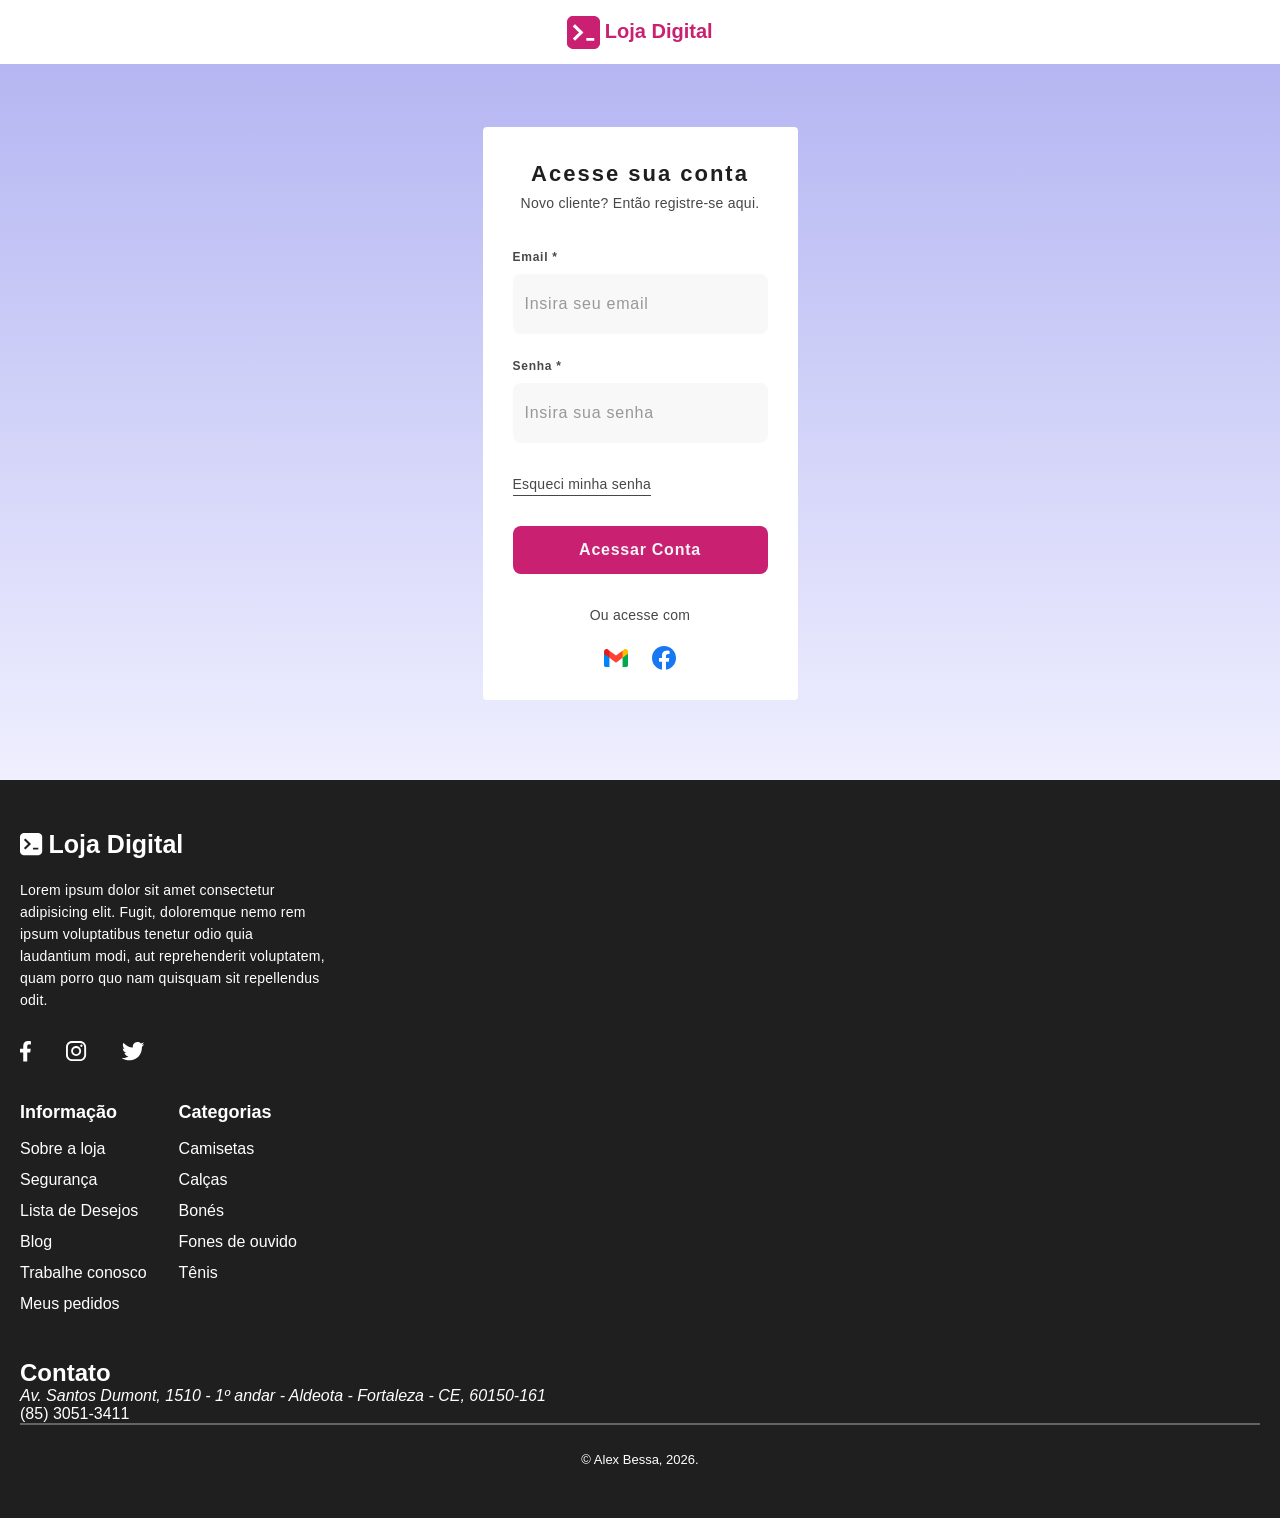
<file: src/pages/login.html>
<!doctype html>
<html lang="pt-br">
<head>
    <meta 
    charset="UTF-8"
    />
    <meta 
        name="viewport" 
        content="width=device-width, initial-scale=1.0"
    />
    <title>Entrar - Loja digital</title>
    <link 
        rel="stylesheet" 
        href="../styles/reset.css"
    />
    <link 
        rel="stylesheet" 
        href="../styles/global.css"
    />

    
</head>
<body>

    <header>
        <nav>
            <a href="../../index.html">
                <img 
                src="../assets/logo.svg" 
                alt="logo quadrada na cor rosa com icone de um cursor de terminal"
                />
                <span>loja digital</span>
            </a>
        </nav>
    </header>

    <main>
        <form>
            <div class="texts">
                <h1>Acesse sua conta</h1>
                <p>Novo cliente? Então registre-se aqui.</p>
            </div>

            <div class="inputs">
                <div class="first-box-inputs">
                    <label>email *</label>
                    <input 
                        type="email"
                        placeholder="Insira seu email"
                        />
                </div>
                <div>
                    <label>senha *</label>
                    <input 
                        type="password"
                        placeholder="Insira sua senha"
                        />
                </div>

            </div>

            <span>
                <a href="#">Esqueci minha senha</a>
            </span>
            <button>acessar conta</button>
            <div class="others">
                <span>Ou acesse com</span>
                <nav>
                    <ul>
                        <li>
                            <a href="">
                                <img 
                                    src="../assets/gmail.svg" 
                                    alt="ícone do gmail">
                        </a>
                        </li>
                        <li>
                            <a href="">
                                <img 
                                    src="../assets/facebook.svg" 
                                    alt="ícone do facebook">

                        </a>
                        </li>
                    </ul>
                </nav>
            </div>
        </form>
    </main>

    <footer>
        <div class="container">
            <div class="social">
                <nav>
                    <a href="../../index.html">
                    <img 
                        src="../assets/logo-white.svg" 
                        alt="logo quadrada na cor branca com icone de um cursor de terminal"
                     />
                    <span>loja digital</span>
                    </a>
                </nav>
                <p>Lorem ipsum dolor sit amet consectetur adipisicing elit. Fugit, doloremque nemo rem ipsum voluptatibus tenetur odio quia laudantium modi, aut reprehenderit voluptatem, quam porro quo nam quisquam sit repellendus odit.</p>
                <nav>
                    <ul>
                        <li>
                            <a 
                            href="#">
                            <img src="../assets/facebook-white.svg" alt=""></a>
                        </li>
                        <li>
                            <a 
                            href="#">
                            <img src="../assets/instagram.svg" alt=""></a>
                        </li>
                        <li>
                            <a 
                            href="#">
                            <img src="../assets/twitter.svg" alt=""></a>
                        </li>
                    </ul>
                </nav>
            </div>
            <div class="information">
                <div>
                    <h2>Informação</h2>
                    <nav>
                        <ul>
                            <li>
                                <a href="#">Sobre a loja</a>
                            </li>
                            <li>
                                <a href="#">Segurança</a>
                            </li>
                            <li>
                                <a href="#">Lista de Desejos</a>
                            </li>
                            <li>
                                <a href="#">Blog</a>
                            </li>
                            <li>
                                <a href="#">Trabalhe conosco</a>
                            </li>
                            <li>
                                <a href="#">Meus pedidos</a>
                            </li>
                        </ul>
                        
                               
                    </nav>
                </div>

                <div>
                    <h2>Categorias</h2>

                    <nav>
                        <ul>
                            <li>
                                <a href="#">Camisetas</a>
                            </li>
                            <li>
                                <a href="#">Calças</a>
                            </li>
                            <li>
                                <a href="#">Bonés</a>
                            </li>
                            <li>
                                <a href="#">Fones de ouvido</a>
                            </li>
                            <li>
                                <a href="#">Tênis</a>
                            </li>
                        </ul>
                </div>






            </div>
            <div class="contact">
                <h2>Contato</h2>
                <address>
                    <a href="https://maps.app.goo.gl/wNYtCccac7usWMGj7" 
                    target="_blank">
                    Av. Santos Dumont, 1510 - 1º andar - Aldeota - Fortaleza - CE, 60150-161</a>
                </address>
                <span>
                    <a href="tel:+558530513411"> (85) 3051-3411</a>
                </span>
            </div>
        </div>
        <hr>
        <small>&copy; Alex Bessa, 2026.</small>
    </footer>
</body>
</html>
</file>
<file: src/styles/global.css>
header {
    nav {
        a {
            width: 178px;
            height: 64px;
            margin: 0 auto;
            display: flex;
            justify-content: center;
            align-items: center;
            gap: 4.5px;

            span {
                font-size: 20px;
                font-weight: 700;
                color: #c92071;
                text-transform: capitalize;
                margin-bottom: 2px;
            }
        }
    }
}

main { 
    background: linear-gradient(#b5b6f2, #efefff);
    padding: 63px 0 80px;

    form {
        width: 315px;
        background-color: #fff;
        margin: auto;
        padding: 30px;
        display: flex;
        flex-direction: column;
        gap: 30px;
        border-radius: 4px;

        .texts {
            text-align: center;

            h1 {
            font-size: 22px;
            line-height: 34px;
            letter-spacing: 2px;
            color: #1f1f1f;
        }

        p {
            font-size: 14px;
            line-height: 24px;
            letter-spacing: .25px;
            color: #474747;
        }
        }

        .inputs {
            .first-box-inputs {
                margin-bottom: 20px;
            }

        }
        
        div {
            label {
                font-size: 12px;
                font-weight: 700;
                line-height: 24px;
                letter-spacing: .75px;
                text-transform: capitalize;
                color: #474747;
                margin-bottom: 5px;
            }

            input {
                width: 100%;
                height: 60px;
                background-color: #4747470a;
                border-radius: 8px;
                padding: 0 12px;
                font-size: 16px;
                line-height: 28px;
                letter-spacing: .75px;
                color: #474747;
                outline-color: #c92071;

                &::placeholder {
                    color: #666666a9;
                }
                
            }
        }
        span {
            a{
                font-size: 14px;
                line-height: 22px;
                letter-spacing: .25px;
                border-bottom: solid 1px #474747;
                width: fit-content;
                color: #474747;
            }    

        }

        button {
            height: 48px;
            border-radius: 8px;
            background-color: #c92071;
            font-size: 16px;
            text-transform: capitalize;
            font-weight: 700;
            color: #f5f5f5;
            letter-spacing: .75px;
        }

        .others {
            width: fit-content;
            margin: 0 auto;

            span{
                font-size: 14px;
                line-height: 22px;
                letter-spacing: .25px;
                color: #474747;
                margin-bottom: 20px
            }
            nav {
                width: 72px;
                margin: 20px auto 0;
                ul{
                    display: flex;
                    justify-content: space-between;
                    align-items: center;
                }
            }
        }
    }
}

footer {
    background-color: #1f1f1f;
    padding: 50px 20px 46px;
    * {
        color: #fff;
    }

    .container {
        .social {
            margin-bottom: 40px;
            nav {
                a{
                    display: flex;
                    gap: 5.5px;
                    align-items: center;

                    span {
                        font-size: 25px;
                        font-weight: 600;
                        text-transform: capitalize;                        
                    }
                }
            }

            p {
                font-size: 14px;
                line-height: 22px;
                letter-spacing: .25px;
                width: 307px;
                margin: 20px 0 30px;                
            }

             nav{
                ul{
                    display: flex;
                    align-items: center;
                    gap: 35px;
                }
            }

        }
        
        .information {
            display: flex;
            gap: 32px;
            margin-bottom: 40px;


            div {
                h2 {
                    font-size: 18px;
                    text-transform: capitalize;
                    font-weight: 600;
                    margin-bottom: 10px;
                }

                nav {
                    ul {
                        li{
                            a {
                                font-weight: 400;
                                line-height: 31px;
                            }

                            
                        }
                    }
                }
            }
       }

      contact {
            margin-bottom: 40px;

            h2 {
                font-size: 18px;
                text-transform: capitalize;
                font-weight: 600;
                margin-bottom: 10px;
            }

            address {
                margin-bottom: 31px;

                a {
                    font-style: normal;
                    line-height: 31px;
                }
            }

            span {
                a {
                    line-height: 31px;
                }
            }
        }
    }

    hr {
        border: solid .75px #ffffff4d;
        margin-bottom: 23px;
    }

small {
    text-align: center;
    font-size: 13px;
    line-height: 24px;
}
</file>
